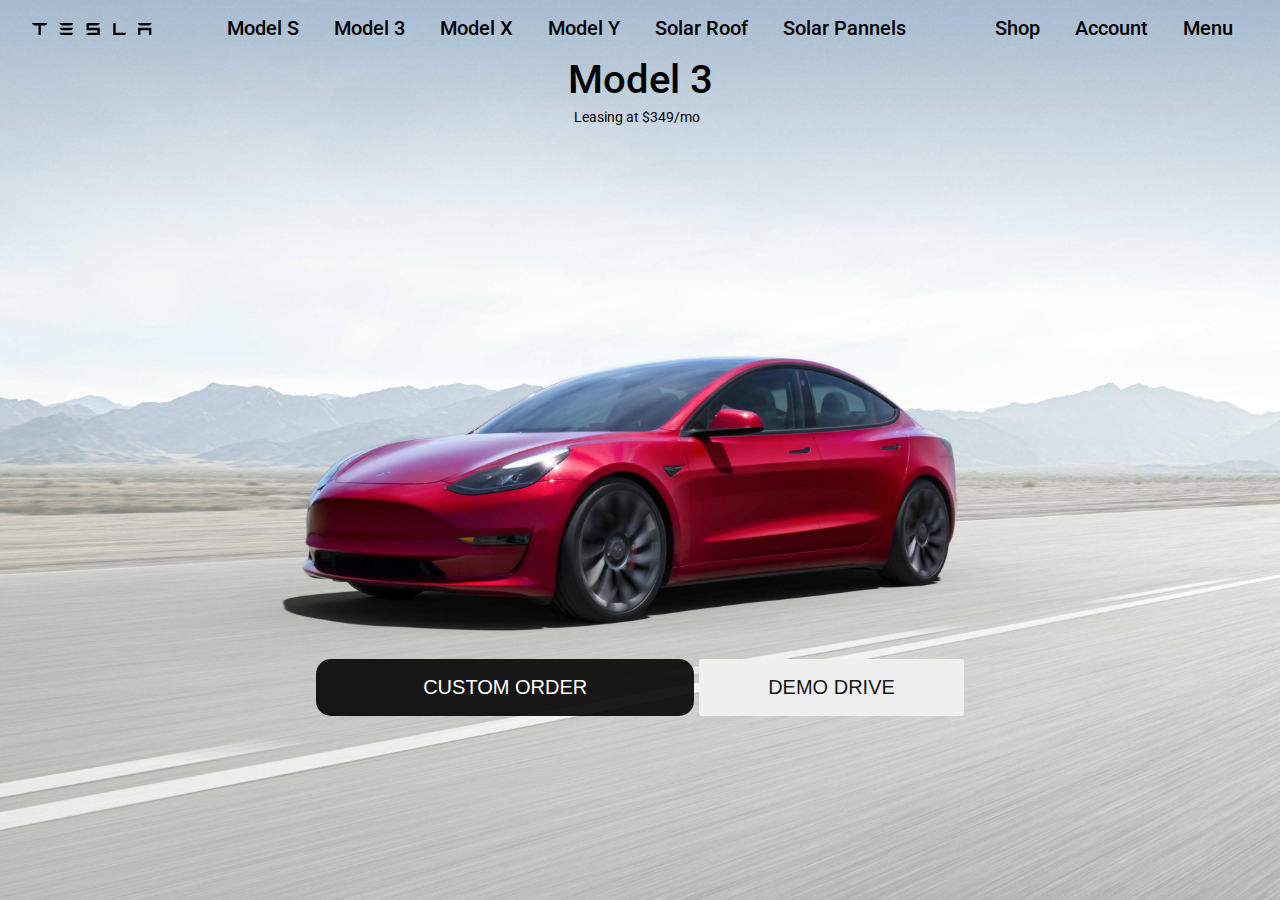
<file: index.html>
<!DOCTYPE html>
<html lang="en">
<head>
    <meta charset="UTF-8">
    <meta http-equiv="X-UA-Compatible" content="IE=edge">
    <meta name="viewport" content="width=device-width, initial-scale=1.0">
    <title>Tesla</title>
    <link rel="shortcut icon" href="./assets/tesla-logo.png" type="image/x-icon">
    <link rel="stylesheet" href="style.css">
</head>
<body>
    <div class="banner-wrap">
        <nav id="nav-styles">
            <div class="logo"><svg class="tds-icon tds-icon-logo-wordmark tds-site-logo-icon" viewBox="0 0 342 35" xmlns="http://www.w3.org/2000/svg"><path d="M0 .1a9.7 9.7 0 0 0 7 7h11l.5.1v27.6h6.8V7.3L26 7h11a9.8 9.8 0 0 0 7-7H0zm238.6 0h-6.8v34.8H263a9.7 9.7 0 0 0 6-6.8h-30.3V0zm-52.3 6.8c3.6-1 6.6-3.8 7.4-6.9l-38.1.1v20.6h31.1v7.2h-24.4a13.6 13.6 0 0 0-8.7 7h39.9v-21h-31.2v-7h24zm116.2 28h6.7v-14h24.6v14h6.7v-21h-38zM85.3 7h26a9.6 9.6 0 0 0 7.1-7H78.3a9.6 9.6 0 0 0 7 7zm0 13.8h26a9.6 9.6 0 0 0 7.1-7H78.3a9.6 9.6 0 0 0 7 7zm0 14.1h26a9.6 9.6 0 0 0 7.1-7H78.3a9.6 9.6 0 0 0 7 7zM308.5 7h26a9.6 9.6 0 0 0 7-7h-40a9.6 9.6 0 0 0 7 7z" fill="currentColor"></path></svg></div>
             <!-- This are the models we have -->
            <div class="model-menu">
                <span class="nav-title"> <a href="models.html">Model S</a></span>
                <span class="nav-title"> <a href="model3.html">Model 3</a></span>
                <span class="nav-title"> <a href="modelx.html">Model X</a></span>
                <span class="nav-title"> <a href="modely.html">Model Y</a></span>
                <span class="nav-title"> <a href="solarroof.html">Solar Roof</a></span>
                <span class="nav-title"> <a href="solarpanels.html">Solar Pannels</a></span>
            </div>
               
         <!-- Menu bar -->  
         <div class="menu-bar">
            <span  class="nav-title">Shop</span>
            <span  class="nav-title">Account</span>
            <span  class="nav-title">Menu</span> 
         </div>    
               
        </nav>
        <main>
           <div class="title-section" >
                <h1 class="h1">Model 3</h1>
                <p>Leasing at $349/mo</p>
           </div>
           <div class="actions-area">
                <input type="button" value="CUSTOM ORDER" class="button1">
                <input type="button" value="DEMO DRIVE" class="button2">
           </div>
        </main>
    </div>
   
</body>
</html>
</file>
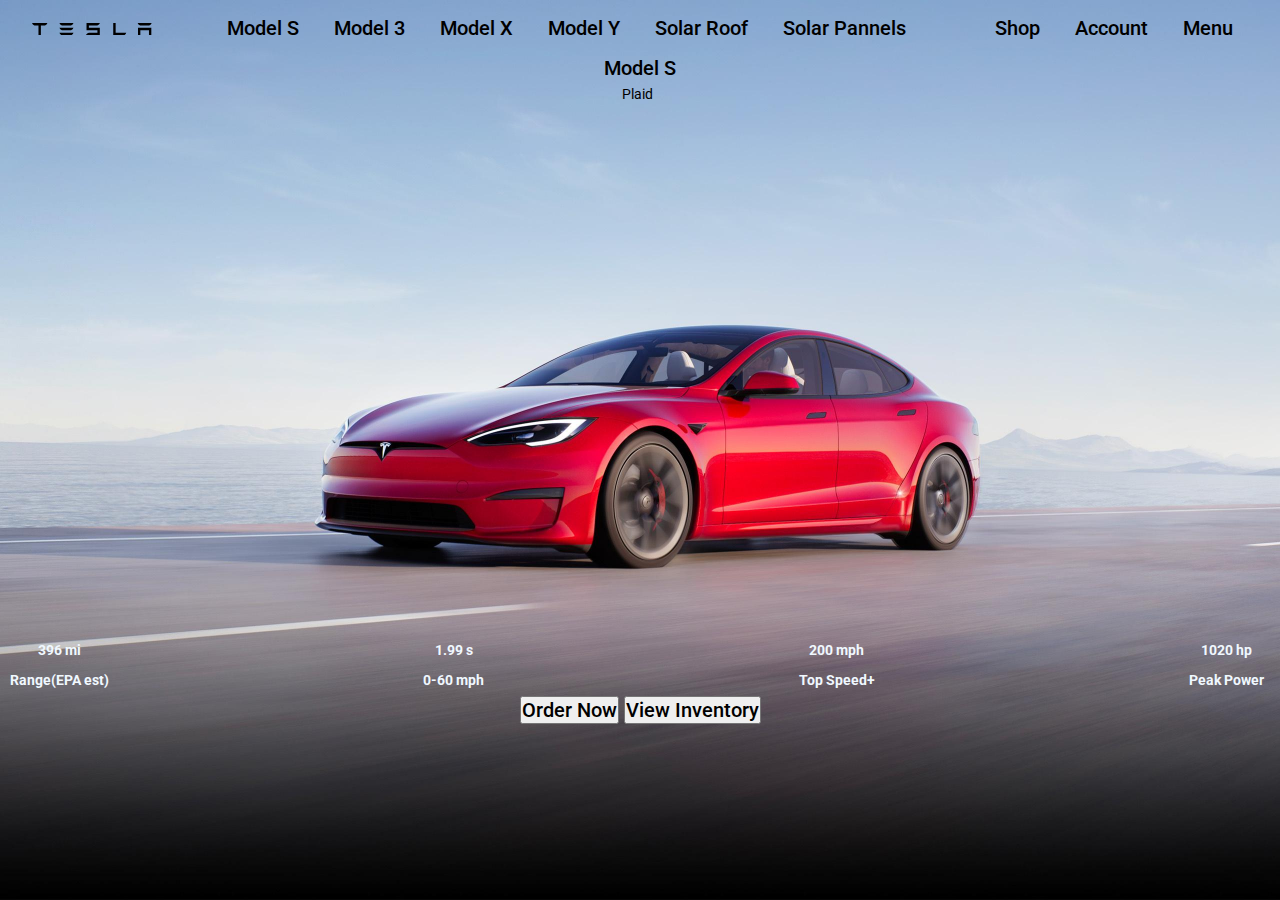
<file: models.html>
<!DOCTYPE html>
<html lang="en">
<head>
    <meta charset="UTF-8">
    <meta http-equiv="X-UA-Compatible" content="IE=edge">
    <meta name="viewport" content="width=device-width, initial-scale=1.0">
    <title>Model S |Tesla</title>
    <link rel="stylesheet" href="style.css">
    <link rel="shortcut icon" href="./assets/tesla-logo.png" type="image/x-icon">
</head>
<body>
    <div class="model-s-banner">
        <nav>
            <div class="logo"><svg class="tds-icon tds-icon-logo-wordmark tds-site-logo-icon" viewBox="0 0 342 35" xmlns="http://www.w3.org/2000/svg"><path d="M0 .1a9.7 9.7 0 0 0 7 7h11l.5.1v27.6h6.8V7.3L26 7h11a9.8 9.8 0 0 0 7-7H0zm238.6 0h-6.8v34.8H263a9.7 9.7 0 0 0 6-6.8h-30.3V0zm-52.3 6.8c3.6-1 6.6-3.8 7.4-6.9l-38.1.1v20.6h31.1v7.2h-24.4a13.6 13.6 0 0 0-8.7 7h39.9v-21h-31.2v-7h24zm116.2 28h6.7v-14h24.6v14h6.7v-21h-38zM85.3 7h26a9.6 9.6 0 0 0 7.1-7H78.3a9.6 9.6 0 0 0 7 7zm0 13.8h26a9.6 9.6 0 0 0 7.1-7H78.3a9.6 9.6 0 0 0 7 7zm0 14.1h26a9.6 9.6 0 0 0 7.1-7H78.3a9.6 9.6 0 0 0 7 7zM308.5 7h26a9.6 9.6 0 0 0 7-7h-40a9.6 9.6 0 0 0 7 7z" fill="currentColor"></path></svg></div>
            <!-- Other models -->
            <div>
                <span class="nav-title"> <a href="models.html">Model S</a></span>
                <span class="nav-title"> <a href="model3.html">Model 3</a></span>
                <span class="nav-title"> <a href="modelx.html">Model X</a></span>
                <span class="nav-title"> <a href="modely.html">Model Y</a></span>
                <span class="nav-title"> <a href="solarroof.html">Solar Roof</a></span>
                <span class="nav-title"> <a href="solarpanels.html">Solar Pannels</a></span>
            </div>
            <!-- menu bar -->
            <div class="menu-bar">
                <span  class="nav-title">Shop</span>
                <span  class="nav-title">Account</span>
                <span  class="nav-title">Menu</span>
             </div>    
        </nav>
        <main>
            <div class="title-section">
                <h1>Model S</h1>
                <p>Plaid</p>
            </div>
            <div class="model-s-specifications">
                <div>
                    <p class="sub-texts">396 mi</p>
                    <p class="sub-texts">Range(EPA est)</p>
                </div>
                
                <div>
                    <p class="sub-texts">1.99 s</p>
                    <p class="sub-texts">0-60 mph</p>
                </div>
                
                <div>
                    <p class="sub-texts">200 mph</p>
                    <p class="sub-texts">Top Speed+</>
                </div>
                
                <div>
                    <p class="sub-texts">1020 hp</p>
                    <p class="sub-texts">Peak Power</p>
                </div>   
            </div>
             <div>
                <button>Order Now</button>
                <button>View Inventory</button>
             </div>
        </main>
    </div>
</body>
</html>
</file>
<file: style.css>
@import url('https://fonts.googleapis.com/css2?family=Roboto&display=swap');


*{
    margin: 0;
    padding: 0;
    font-family: 'Roboto', sans-serif;
    box-sizing: border-box;
    font-size: 20px;
    font-weight: 500;
}

.h1{
    font-size: 40px;
    font-weight: 500;
}

p{
    font-size: 14px;
    font-weight: 400;
    padding: 6px 16px 24px 10px;
}

.banner-wrap{
    background-image: url(./assets/tesla1.jpeg);
    background-repeat: no-repeat;
    background-position: center;
    height: 100vh;
    width: 100vw;
    background-size: cover;
}

a{
    color: black;
    text-decoration: none;
}
 
/* These are the different model stylings */
.model-s-banner{
    background-image: url(./assets/model\ s.jpeg);
    background-repeat: no-repeat;
    background-position: center;
    height: 100vh;
    width: 100vw;
    background-size: cover;

}

.model-3-banner{
    background-image: url(./assets/Model-3.jpeg);
    background-repeat: no-repeat;
    background-position: center;
    height: 100vh;
    width: 100vw;
    background-size: cover;
}

.model-x-banner{
    background-image: url(./assets/Model-X.jpeg);
    background-repeat: no-repeat;
    background-position: center;
    height: 100vh;
    width: 100vw;
    background-size: cover;
}

.model-y-banner{
    background-image: url(./assets/Model-Y.jpeg);
    background-repeat: no-repeat;
    background-position: center;
    height: 100vh;
    width: 100vw;
    background-size: cover;
}

.solar-roof-banner{
    background-image: url(./assets/Solar-Roof.webp);
    background-repeat: no-repeat;
    background-position: center;
    height: 100vh;
    width: 100vw;
    background-size: cover;
}

.solar-panels-banner{
    background-image: url(./assets/solar\ panels.jpeg);
    background-repeat: no-repeat;
    background-position: center;
    height: 100vh;
    width: 100vw;
    background-size: cover;
}
    /* Model styling ends here */


nav{
    display: flex;
    justify-content: space-between;
    align-items: center;
    height: 56px;
    padding: 0px 32px;
}

.nav-title{
    padding: 5px 15px;
    ;
}

.nav-title:hover{
    background-color:rgba(128, 128, 128, 0.479) ;
    cursor: pointer;
    border: #00000000;
    scroll-behavior: smooth ;
    border-radius: 20px;
}

@media screen and (max-width: 800px) {
    nav{
        background-color: red;
        color: white;
        font-size: 5px;
        display: grid;
        justify-content: space-between;
        align-content: center;
        grid-template-rows: 1fr 1fr 1fr 1fr;
    }
    
}

.button{
    border: none;
    background: none;
    width: 260px;
    border-radius: 20px;
    height: 40px;
    padding: 7px 27px ;
}
.logo{
    height: 24px;
    width: 120px;
}

main{
    text-align: center;
    height: calc(100vh- 56px);
    display: flex;
    flex-direction: column;
    justify-content: space-between;
    
}

.title-section{
    margin-top: calc(164px- 56px) ;
    margin-bottom: 510px;
}

.button1{
    font-family: 'Franklin Gothic Medium', 'Arial Narrow', Arial, sans-serif;
    color: white;
    background-color: rgba(0, 0, 0, 0.889);
    box-sizing: border-box;
    border: 300px;
    width: 10cm;
    height: 1.5cm;
    font-weight: 500;
    border-radius: 15px;
}

.button1:hover{
    cursor: pointer;
}

.button2{
    font-family: 'Franklin Gothic Medium', 'Arial Narrow', Arial, sans-serif;
    color: rgb(24, 23, 23);
    box-sizing: border-box;
    border-radius: 20px;
    border: 300px;
    width: 7cm;
    height: 1.5cm;
    font-weight: 500;
    border-radius: 2px;
}

.button2:hover{
    cursor: pointer;
}

/* Model specifications */
.model-s-specifications{
    display: flex;
    align-items: center;
    justify-content: space-between ;
}
.sub-texts{
    font-family: 'Roboto', sans-serif ;
    color: aliceblue;
    font-weight: 700;
    height: 20px;
}
</file>
